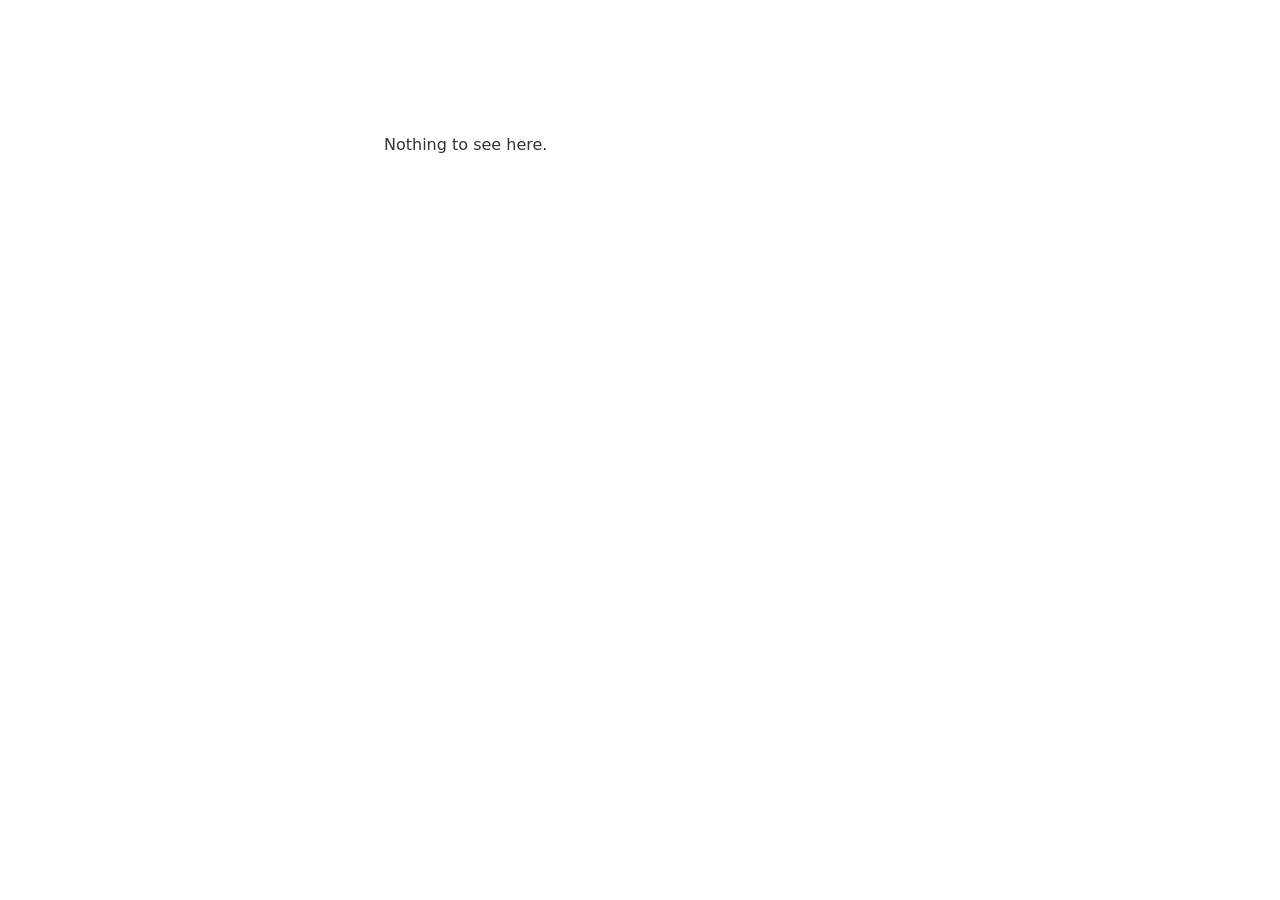
<file: index.html>
<!DOCTYPE html>
<html lang="en">
<head>
<meta charset="utf-8">
<meta name="viewport" content="width=device-width, initial-scale=1">
<meta name="robots" content="noindex, nofollow">
<title>Nothing here</title>
<style>body{font-family:system-ui,sans-serif;max-width:32rem;margin:15vh auto;padding:0 1rem;color:#333}</style>
</head>
<body>
<p>Nothing to see here.</p>
</body>
</html>
</file>
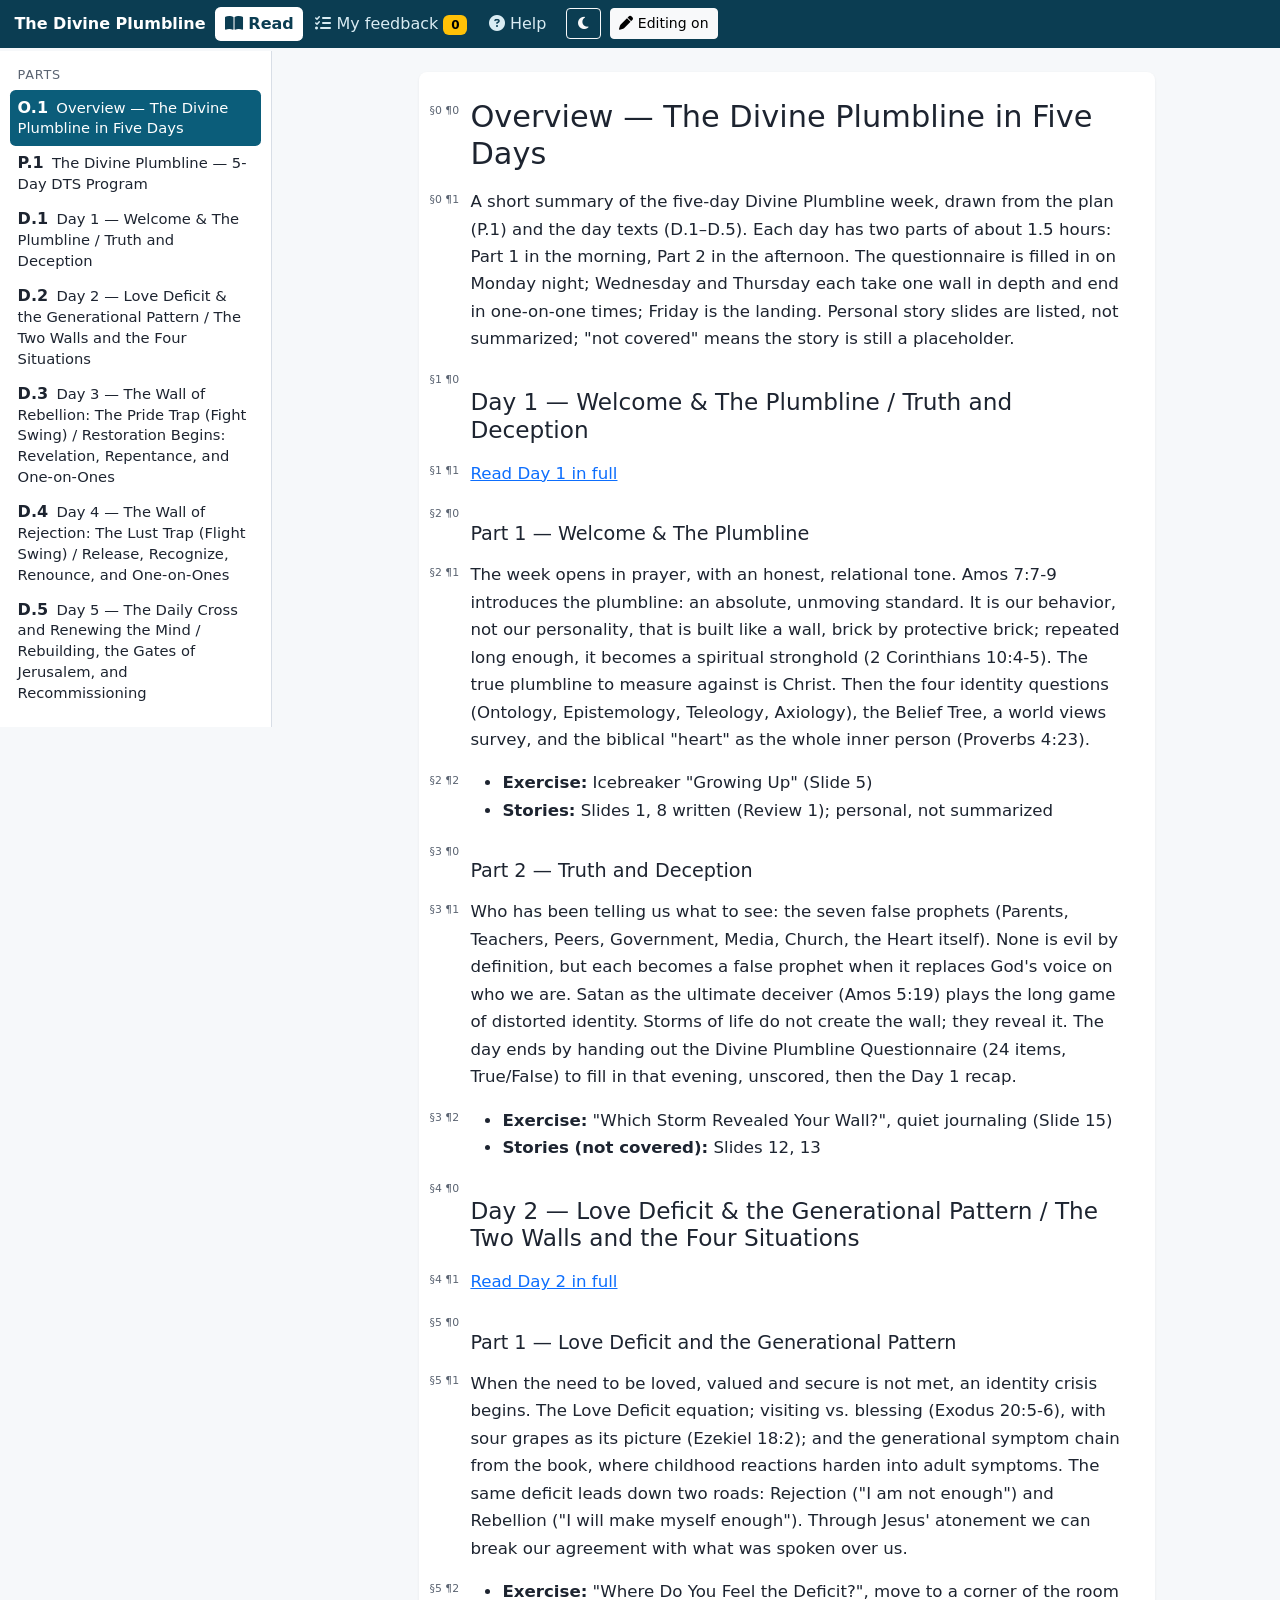
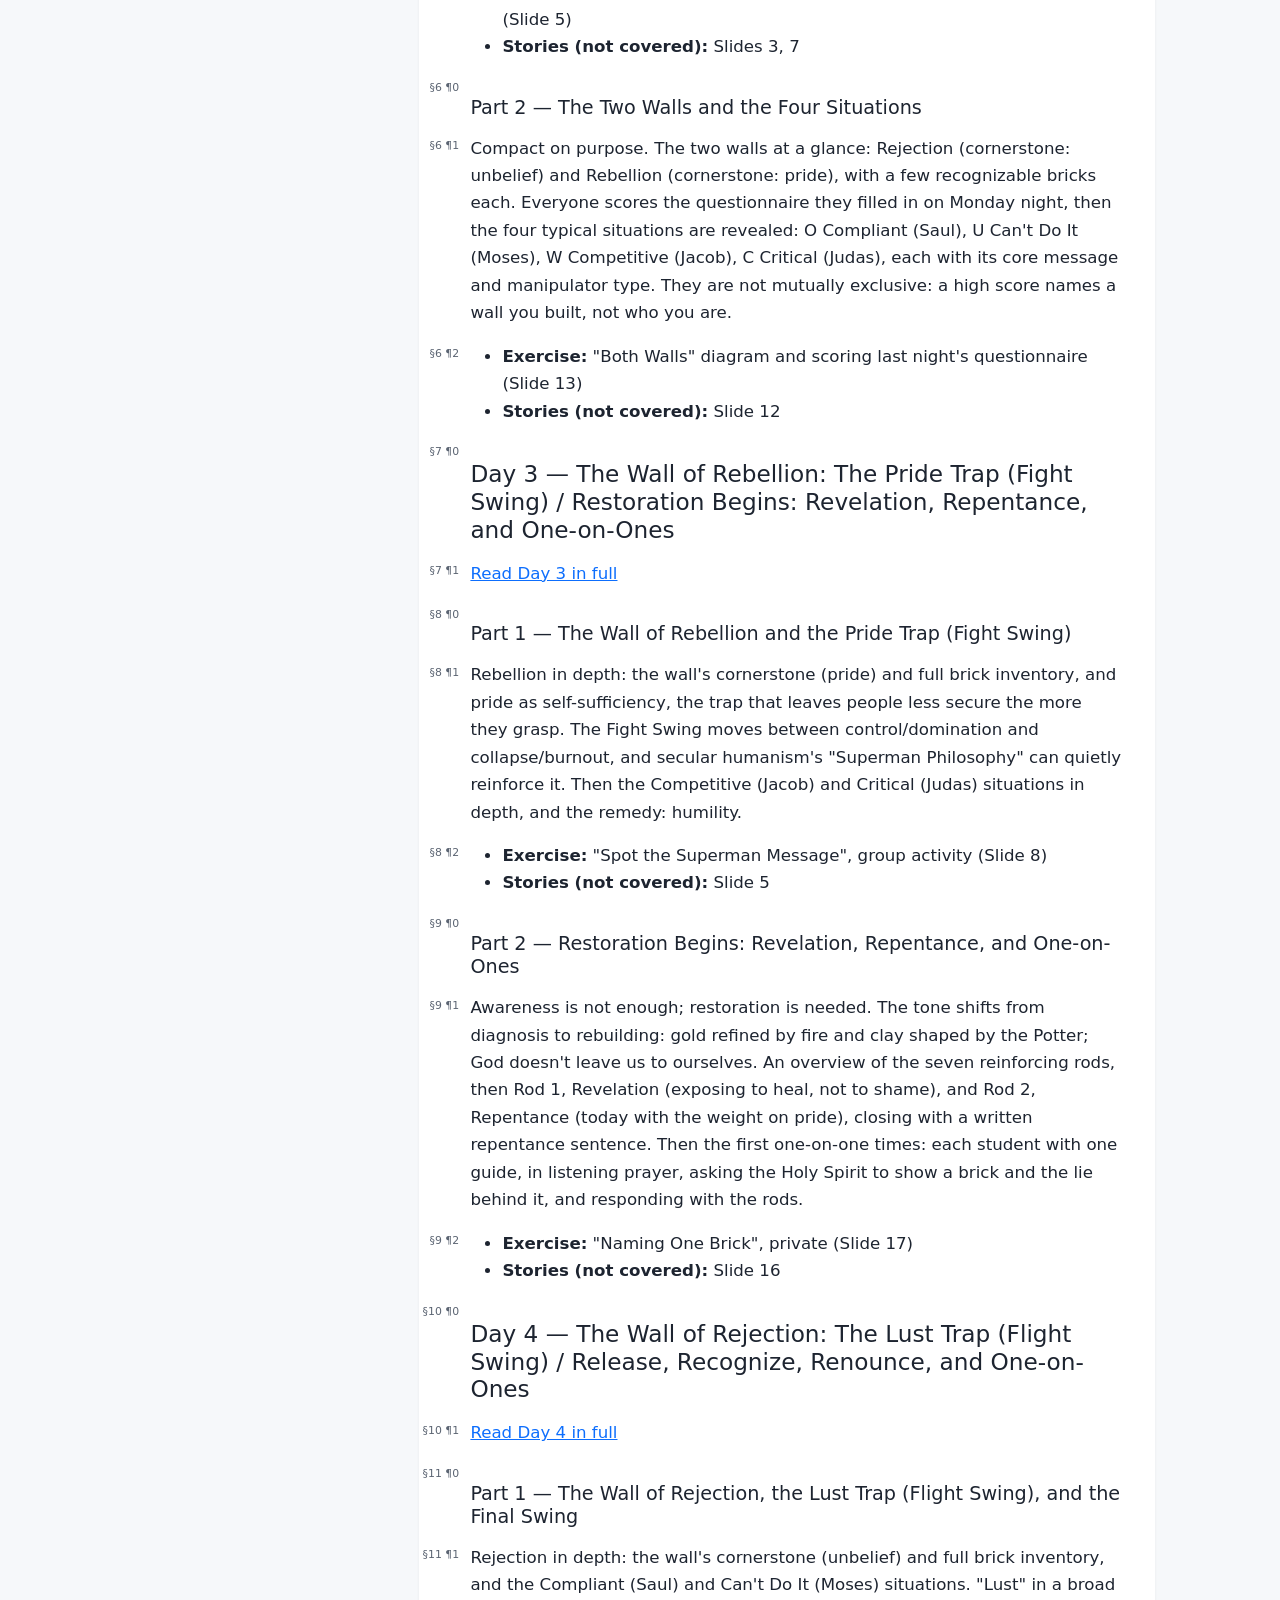
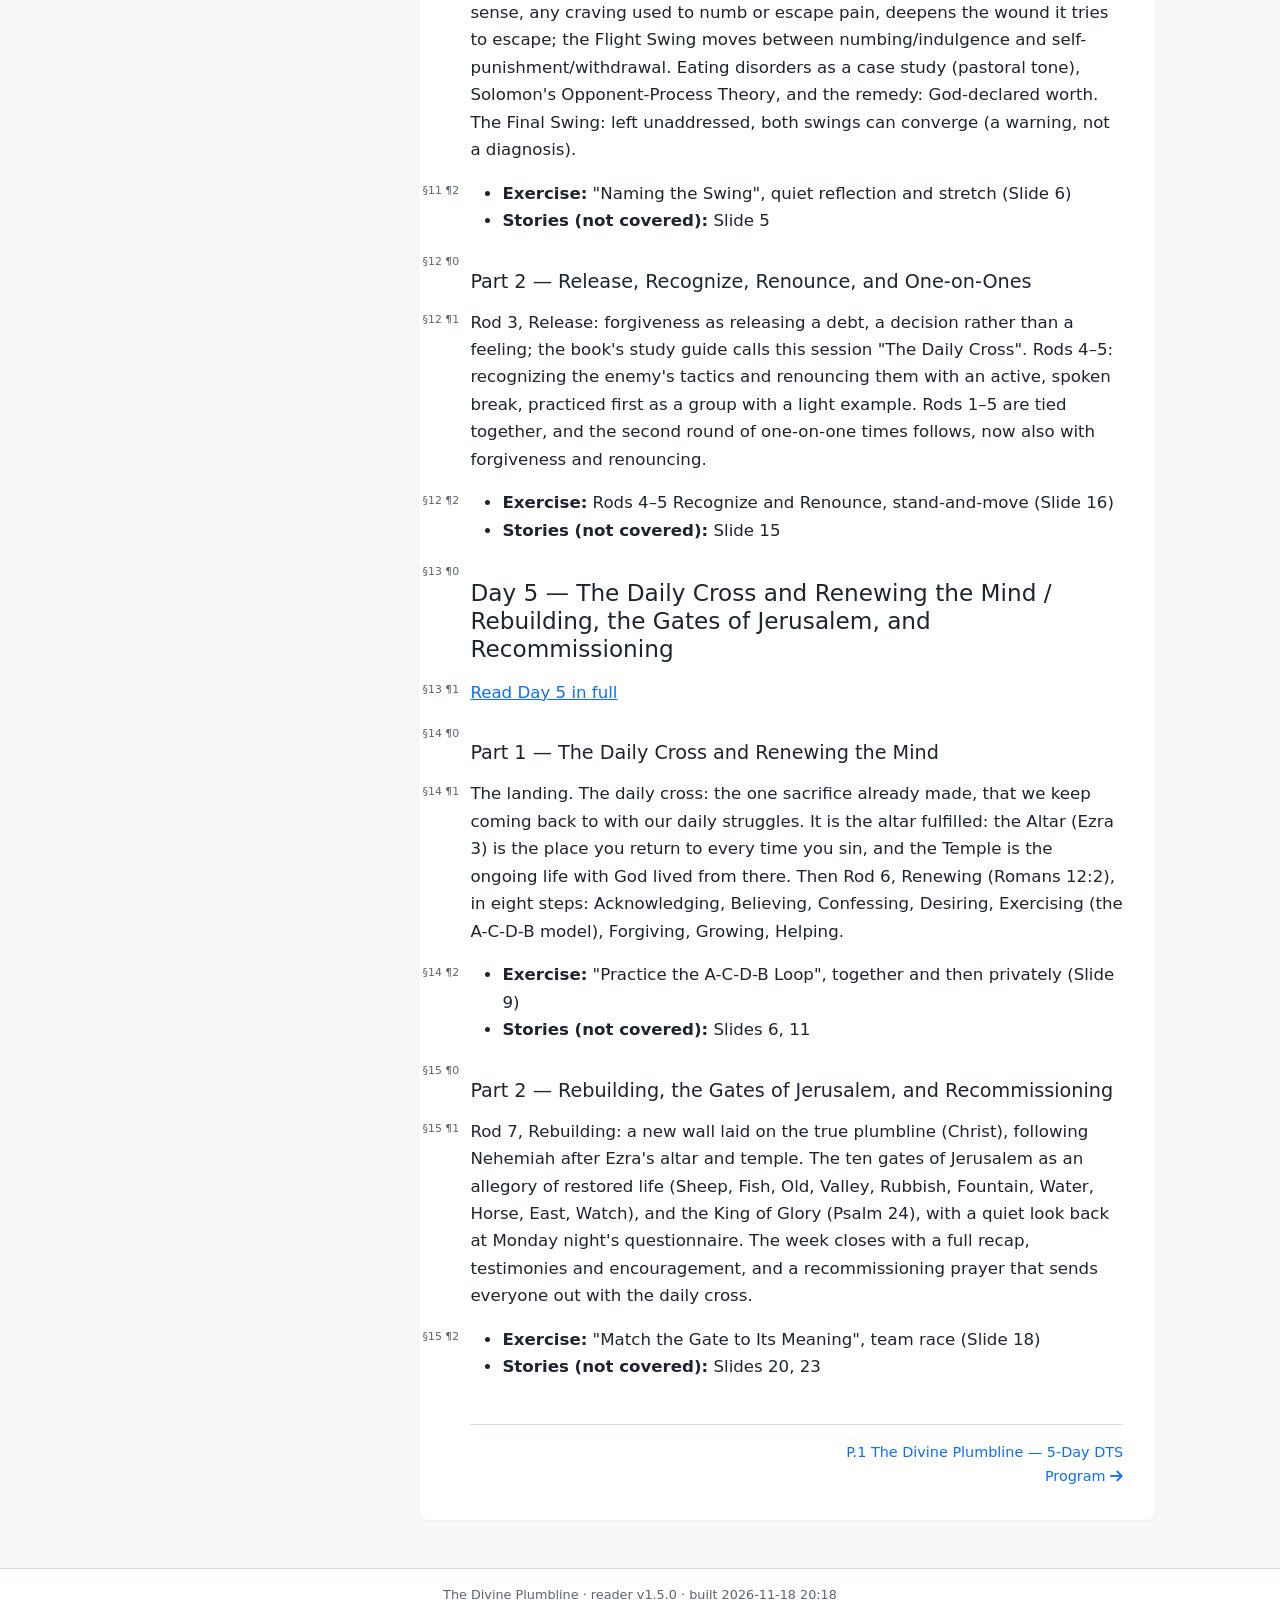
<file: 911a8dab-86fb-45f7-ba94-deff6b71cb7c/index.html>
<!DOCTYPE html>
<html lang="en">
<head>
<meta charset="utf-8">
<meta name="viewport" content="width=device-width, initial-scale=1">
<meta name="referrer" content="no-referrer">
<meta name="robots" content="noindex, nofollow">
<meta name="generator" content="Plumbline reader v1.5.0, built 2026-11-18 20:18">
<title>The Divine Plumbline · reader</title>
<link rel="stylesheet" href="assets/vendor/bootstrap/bootstrap.min.css">
<link rel="stylesheet" href="assets/vendor/fontawesome/css/all.min.css">
<link rel="stylesheet" href="assets/app.css?v=0d6e3e8c38">
</head>
<body>
<a class="skip-link" href="#main">Skip to content</a>
<header class="topbar" role="banner">
  <button type="button" class="btn btn-sm btn-outline-light nav-toggle" id="navToggle" aria-controls="sidebar" aria-expanded="false" aria-label="Show navigation"><i class="fa-solid fa-bars" aria-hidden="true"></i></button>
  <a class="brand" href="#d-first" id="brand">The Divine Plumbline</a>
  <nav class="tabs" aria-label="Views">
    <a href="#d-first" data-view="read" class="tab"><i class="fa-solid fa-book-open" aria-hidden="true"></i><span data-i18n-ui="read"> Read</span></a>
    <a href="#feedback" data-view="feedback" class="tab"><i class="fa-solid fa-list-check" aria-hidden="true"></i><span data-i18n-ui="feedback"> My feedback</span> <span class="badge text-bg-warning" id="fbCount">0</span></a>
    <a href="#help" data-view="help" class="tab"><i class="fa-solid fa-circle-question" aria-hidden="true"></i><span data-i18n-ui="help"> Help</span></a>
  </nav>
  <button type="button" class="btn btn-sm btn-outline-light" id="themeToggle" aria-pressed="false" aria-label="Dark mode" title="Dark mode"><i class="fa-solid fa-moon" aria-hidden="true"></i></button>
  <button type="button" class="btn btn-sm btn-light edit-toggle" id="editToggle" aria-pressed="true"><i class="fa-solid fa-pen" aria-hidden="true"></i><span data-i18n-ui="editingOn"> Editing on</span></button>
  <button type="button" class="btn btn-sm btn-outline-light header-toggle" id="headerToggle" aria-controls="topbar" aria-expanded="false" aria-label="Show header tools" title="Header tools"><i class="fa-solid fa-sliders" aria-hidden="true"></i></button>
</header>
<div class="layout">
  <nav class="sidebar" id="sidebar" aria-label="Parts">
    <h2 class="sidebar-title" data-i18n-ui="parts">Parts</h2>
    <ol class="part-list" id="partList"></ol>
  </nav>
  <div class="nav-backdrop" id="navBackdrop" hidden></div>
  <main id="main" class="main" tabindex="-1">
    <noscript><p class="p-4">This reader needs JavaScript.</p></noscript>
  </main>
  <aside class="notes" id="notes" aria-labelledby="notesTitle" hidden>
    <h2 class="notes-title" id="notesTitle"><i class="fa-regular fa-note-sticky" aria-hidden="true"></i> <span data-i18n-ui="notes">Editor notes</span></h2>
    <div id="notesBody"></div>
  </aside>
</div>
<footer class="footer" id="footer">The Divine Plumbline · reader v1.5.0 · built 2026-11-18 20:18</footer>
<div id="toast" class="toast-msg" role="status" aria-live="polite"></div>
<div id="lightbox" class="lb" role="dialog" aria-modal="true" aria-labelledby="lbCap" hidden>
  <figure class="lb-fig"><img class="lb-img" id="lbImg" alt=""><figcaption class="lb-cap" id="lbCap"></figcaption></figure>
  <button type="button" class="lb-close" id="lbClose" aria-label="Close image viewer"><i class="fa-solid fa-xmark" aria-hidden="true"></i></button>
</div>
<script src="assets/data.js?v=0d6e3e8c38" charset="utf-8"></script>
<script src="assets/app.js?v=0d6e3e8c38" charset="utf-8"></script>
</body>
</html>
</file>
<file: 911a8dab-86fb-45f7-ba94-deff6b71cb7c/assets/app.css>
:root {
  --tli-font: system-ui, -apple-system, "Segoe UI", sans-serif;
  --tli-ink: #1d2430; --tli-muted: #5b6472; --tli-accent: #0b5d7a; --tli-accent-2: #e8f3f7;
  --tli-bar: #0b3d52; --tli-line: #d8dee6; --tli-edit: #fff6d6; --tli-focus: #ffbf47;
  --tli-surface: #fff; --tli-page: #f6f8fa; --tli-hover: #e7eef4; --tli-quiz: #f4f7fb; --tli-alt: #6b7584;
}
html { scroll-padding-top: 4.5rem; }
body { font-family: var(--tli-font); color: var(--tli-ink); background: var(--tli-page); }
:focus-visible { outline: 3px solid var(--tli-focus) !important; outline-offset: 2px; box-shadow: 0 0 0 5px rgba(11,61,82,.35); }
.skip-link { position: absolute; left: -999px; top: 0; z-index: 2000; background: #fff; padding: .5rem 1rem; }
.skip-link:focus { left: .5rem; top: .5rem; }

/* top bar */
.topbar { position: sticky; top: 0; z-index: 1030; display: flex; align-items: center; gap: .6rem; padding: .45rem .9rem; background: var(--tli-bar); color: #fff; flex-wrap: wrap; }
.brand { color: #fff; font-weight: 700; text-decoration: none; white-space: nowrap; }
.brand:hover { color: #fff; text-decoration: underline; }
.search { flex: 1 1 12rem; max-width: 24rem; }
.tabs { display: flex; gap: .15rem; }
.tab { color: #d9ecf3; text-decoration: none; padding: .3rem .6rem; border-radius: .35rem; white-space: nowrap; }
.tab:hover { color: #fff; background: rgba(255,255,255,.12); }
.tab.active { color: var(--tli-bar); background: #fff; font-weight: 600; }
.nav-toggle { display: none; }
.header-toggle { display: none; }
body.editing-off .edit-toggle { background: #6c757d; color: #fff; border-color: #6c757d; }

/* three columns */
.layout { display: grid; grid-template-columns: 17rem minmax(0, 1fr); gap: 0; min-height: calc(100vh - 6rem); }
.sidebar { background: var(--tli-surface); border-right: 1px solid var(--tli-line); padding: 1rem .6rem; position: sticky; top: 3.2rem; align-self: start; max-height: calc(100vh - 3.2rem); overflow-y: auto; }
.sidebar-title { font-size: .8rem; text-transform: uppercase; letter-spacing: .06em; color: var(--tli-muted); padding: 0 .5rem; }
.part-list { list-style: none; padding: 0; margin: 0; }
.part-list a { display: block; padding: .45rem .5rem; border-radius: .35rem; color: var(--tli-ink); text-decoration: none; line-height: 1.3; }
.part-list a:hover { background: var(--tli-hover); }
.part-list a.active { background: var(--tli-accent); color: #fff; }
.part-id { font-weight: 700; margin-right: .2rem; }
.main { padding: 1.5rem 2.2rem 3rem 3.6rem; min-width: 0; }
.main:focus { outline: none; }
.reading { max-width: 46rem; margin: 0 auto; background: var(--tli-surface); padding: 1.6rem 2rem 2rem 3.2rem; border-radius: .5rem; box-shadow: 0 1px 3px rgba(0,0,0,.06); line-height: 1.65; }
.notes { background: #fbfaf4; border-left: 1px solid var(--tli-line); padding: 1rem; font-size: .9rem; position: sticky; top: 3.2rem; align-self: start; max-height: calc(100vh - 3.2rem); overflow-y: auto; }
.notes-title { font-size: 1rem; font-weight: 700; color: #6b5300; }
.note-list { padding-left: 1.2rem; }
.note { margin-bottom: .7rem; word-break: break-word; }
.note p { margin-bottom: .35rem; }
.footer { text-align: center; font-size: .8rem; color: var(--tli-muted); padding: 1rem; border-top: 1px solid var(--tli-line); background: var(--tli-surface); }

.goals { border: 1px solid #b9dbe7; background: var(--tli-accent-2); border-radius: .4rem; padding: .7rem 1rem; margin: 0 0 1.2rem; font-size: .95rem; clear: both; }
.goals-title { font-size: .95rem; font-weight: 700; margin: 0 0 .3rem; color: var(--tli-accent); }
.goals ul { margin-bottom: .2rem; }
.meta summary { cursor: pointer; font-size: .85rem; color: var(--tli-muted); }

/* blocks and references */
.blk { position: relative; border-radius: .3rem; margin: 0 -.5rem .2rem; padding: .1rem .5rem; transition: background .2s; }
.blk:hover, .blk:focus-within, .blk.is-active { background: var(--tli-hover); }
.blk > [data-body], .blk > .table-wrap { margin-bottom: .6rem; }
.blk-heading > [data-body] { margin-top: 1.2rem; }
.blk h1[data-body] { font-size: 1.9rem; margin-top: 0; }
.ref { position: absolute; left: -3.1rem; top: .25rem; width: 2.9rem; text-align: right; font-size: .68rem; color: #5b6472; background: none; border: 0; padding: 0; white-space: nowrap; font-variant-numeric: tabular-nums; cursor: pointer; }
.ref:hover { color: var(--tli-accent); text-decoration: underline; }
.blk-tools { position: absolute; right: -.3rem; top: -.9rem; display: none; gap: .15rem; z-index: 5; background: #fff; border: 1px solid var(--tli-line); border-radius: .35rem; padding: .1rem; box-shadow: 0 1px 4px rgba(0,0,0,.12); }
.blk:hover > .blk-tools, .blk:focus-within > .blk-tools, .blk.is-active > .blk-tools { display: flex; }
.blk-tools .btn { padding: .1rem .4rem; }
body.editing-off .act-edit { display: none; }
body:not(.editing-off) .blk[data-editable] > [data-body], body:not(.editing-off) .blk[data-editable] td, body:not(.editing-off) .blk[data-editable] th { cursor: text; }
.blk.is-editing { background: var(--tli-edit); outline: 2px dashed #c99a00; }
[contenteditable="true"] { outline: 1px solid #c99a00; background: #fffdf3; min-height: 1.4em; }
.edit-bar { display: flex; flex-wrap: wrap; align-items: center; gap: .3rem; margin: .2rem 0 .6rem; }
.blk.is-edited { border-left: 4px solid #8a5a00; background: #fff9e8; }
.blk.is-edited::after { content: "edited"; position: absolute; right: .3rem; bottom: .1rem; font-size: .65rem; color: #8a5a00; text-transform: uppercase; letter-spacing: .05em; }
.blk.is-removed > [data-body], .blk.is-removed > .table-wrap { text-decoration: line-through; text-decoration-thickness: 2px; color: #7a1d1d; opacity: .7; }
.blk.is-removed { border-left: 4px solid #b02a37; background: #fdf0f1; }
.blk.has-comment { box-shadow: inset 3px 0 0 #0d6efd; }
.blk.is-stale { border-left: 4px dashed #b02a37; }
.blk-status:empty { display: none; }
.st { font-size: .82rem; margin: .1rem 0 .4rem; color: #333; }
.st .btn-link { font-size: .82rem; padding: 0 .4rem; vertical-align: baseline; }
.st-edited .st-label { color: #8a5a00; font-weight: 600; }
.st-removed .st-label, .st-stale .st-label { color: #b02a37; font-weight: 600; }
.st-comment { background: #eaf2ff; border-radius: .3rem; padding: .25rem .5rem; }
.st-comment .st-label { color: #0a58ca; font-weight: 600; }
.comment-form { margin: .3rem 0 .8rem; }
.comment-form .btn { margin-right: .3rem; }
.flash { animation: flash 1.8s ease-out; }
@keyframes flash { 0% { background: #ffe58a; } 100% { background: transparent; } }
.broken-link { color: #b02a37; text-decoration: wavy underline; }

/* figures: default float right, max 40%; {left}; {full} */
.fig { margin: .3rem 0 1rem; clear: both; }
.fig .img-zoom { display: block; padding: 0; border: 0; background: none; cursor: zoom-in; width: 100%; }
.fig img { display: block; max-width: 100%; max-height: 18rem; width: auto; height: auto; object-fit: contain; margin: 0 auto; border-radius: .25rem; }
.fig figcaption { font-size: .82rem; color: var(--tli-muted); margin-top: .25rem; text-align: center; }
.blk-figure { clear: both; }
.blk-figure.fl-right { float: right; max-width: 40%; margin: .2rem 0 .8rem 1.2rem; clear: both; }
.blk-figure.fl-left { float: left; max-width: 40%; margin: .2rem 1.2rem .8rem 0; clear: both; }
.fig-full img { max-height: 28rem; }
.blk-heading, .blk-table, .blk-quiz, .blk-code, .goals, .blk-figure + .blk-figure { clear: both; }
.part-html::after { content: ""; display: block; clear: both; }

/* coloured cells: colour + icon + hidden text */
.cell-green { background: #d1f0da !important; color: #0f3d1f; }
.cell-yellow { background: #fff1b8 !important; color: #4d3b00; }
.cell-red { background: #f8d3d6 !important; color: #5c0f16; }
.cell-tag { font-size: .8em; margin-right: .3rem; }
.table-wrap { overflow-x: auto; }
.table-wrap table { margin-bottom: 0; }


/* lightbox */
.lb { position: fixed; inset: 0; z-index: 3000; background: rgba(10,12,16,.92); display: flex; align-items: center; justify-content: center; touch-action: pinch-zoom; }
.lb[hidden] { display: none; }
.lb-fig { margin: 0; text-align: center; max-width: 95vw; max-height: 90vh; }
.lb-img { max-width: 95vw; max-height: 85vh; object-fit: contain; background: #fff; border-radius: .25rem; touch-action: pinch-zoom; }
.lb-cap { color: #eee; font-size: .95rem; margin-top: .4rem; }
.lb-close { position: absolute; top: .8rem; right: .8rem; width: 2.8rem; height: 2.8rem; border-radius: 50%; border: 2px solid #fff; background: rgba(0,0,0,.5); color: #fff; font-size: 1.3rem; }
body.lb-open { overflow: hidden; }

/* feedback view */
.fb-counts { font-weight: 600; }
.fb-part { font-size: 1.15rem; margin-top: 1.5rem; border-bottom: 1px solid var(--tli-line); padding-bottom: .3rem; }
.fb-list { list-style: none; padding: 0; }
.fb-item { border: 1px solid var(--tli-line); border-radius: .4rem; padding: .5rem .75rem; margin: .5rem 0; }
.fb-changed { border-left: 4px solid #8a5a00; } .fb-removed { border-left: 4px solid #b02a37; } .fb-comment { border-left: 4px solid #0d6efd; }
.fb-head { display: flex; flex-wrap: wrap; gap: .4rem; align-items: center; }
.fb-head .fb-undo { margin-left: auto; }
.fb-type { font-weight: 700; }
.fb-k { font-size: .75rem; text-transform: uppercase; color: var(--tli-muted); }
.fb-item pre { white-space: pre-wrap; font-family: inherit; font-size: .9rem; background: #f6f8fa; padding: .3rem .5rem; margin: .1rem 0 .3rem; }
.fb-quote { font-size: .85rem; color: var(--tli-muted); margin: 0; }
.export-preview { font-family: ui-monospace, Menlo, Consolas, monospace; font-size: .8rem; }
.search-hits li { margin-bottom: .4rem; }

.toast-msg { position: fixed; bottom: 1.2rem; left: 50%; transform: translateX(-50%) translateY(150%); background: #1d2430; color: #fff; padding: .55rem 1rem; border-radius: .4rem; z-index: 2500; transition: transform .25s; max-width: 90vw; pointer-events: none; }
.toast-msg:not(.show) { visibility: hidden; }
.toast-msg.show { transform: translateX(-50%) translateY(0); visibility: visible; }

/* tablet / phone */
@media (max-width: 991.98px) {
  .layout { grid-template-columns: minmax(0, 1fr); }
  .nav-toggle { display: inline-flex; align-items: center; justify-content: center; }
  .header-toggle { display: inline-flex; align-items: center; justify-content: center; margin-left: auto; order: 99; }
  /* Collapsed by default: only left nav + right header tools toggle */
  /* Language and theme stay visible; other tools sit behind the sliders button. */
  .topbar.header-open { align-items: flex-start; }
  .topbar.header-open .header-toggle { position: sticky; top: .45rem; }
  .sidebar { position: fixed; top: 0; left: 0; bottom: 0; width: 18rem; max-height: none; z-index: 1050; transform: translateX(-105%); transition: transform .2s; box-shadow: 2px 0 12px rgba(0,0,0,.2); }
  body.nav-open .sidebar { transform: none; }
  .nav-backdrop { position: fixed; inset: 0; background: rgba(0,0,0,.35); z-index: 1040; }
  .notes { position: static; max-height: none; border-left: 0; border-top: 1px solid var(--tli-line); }
  .main { padding: .65rem .5rem 1.5rem; } /* ~8px side inset */
  .reading { padding: .7rem .65rem 1.15rem; margin: 0; max-width: none; border-radius: .35rem; }
  .ref { position: static; display: inline-block; width: auto; left: auto; margin: 0 .35rem 0 0; text-align: left; vertical-align: baseline; }
  .topbar { padding-left: .5rem; padding-right: .5rem; }
}

@media (max-width: 575.98px) {
  .tabs .tab span:not(.badge) { position: absolute; width: 1px; height: 1px; overflow: hidden; clip: rect(0 0 0 0); white-space: nowrap; }
  .tab { padding: .3rem .5rem; }
  .edit-toggle span { position: absolute; width: 1px; height: 1px; overflow: hidden; clip: rect(0 0 0 0); white-space: nowrap; }
  .reading { padding: .6rem .5rem 1rem; }
  .ref { font-size: .6rem; }
  .blk-figure, .blk-figure.fl-right, .blk-figure.fl-left { float: none !important; max-width: 100% !important; margin: .3rem 0 1rem !important; }
  .blk-tools { display: flex; position: static; box-shadow: none; border: 0; justify-content: flex-end; background: transparent; }
  .blk:not(.is-active):not(:focus-within) > .blk-tools { display: none; }
}

/* print: lesson text only */
@media print {
  .layout { display: block; }
  .notes { border: 0; page-break-before: always; }
  .main, .reading { padding: 0; box-shadow: none; max-width: none; }
  .ref { position: static; font-size: .7rem; color: #666; margin-right: .3rem; }
  .blk { break-inside: avoid; }
  .blk-figure { max-width: 40%; }
  a[href^="http"]::after { content: " (" attr(href) ")"; font-size: .8em; color: #555; }
  body { background: #fff; }
}

.ref-off { border-bottom: 1px dotted currentColor; cursor: help; }

/* grammar teacher — label is PROFESSOR_LABEL from the build */
#themeToggle { min-width: 2.2rem; }

/* dark theme */
[data-theme="dark"] {
  --tli-ink: #e7eef5; --tli-muted: #b7c3d0; --tli-accent: #8fd0ea; --tli-accent-2: #163044;
  --tli-bar: #071820; --tli-line: #314555; --tli-edit: #3d3620; color-scheme: dark;
  --tli-surface: #1b242e; --tli-page: #12181e; --tli-hover: #2a3848; --tli-quiz: #15202b; --tli-alt: #9aabbd;
}
[data-theme="dark"] body { background: var(--tli-page); color: var(--tli-ink); }
[data-theme="dark"] .reading, [data-theme="dark"] .sidebar, [data-theme="dark"] .notes, [data-theme="dark"] .page,
[data-theme="dark"] .footer { background: var(--tli-surface); color: var(--tli-ink); }
[data-theme="dark"] .footer { color: var(--tli-muted); }
[data-theme="dark"] .table {
  color: var(--tli-ink);
  --bs-table-color: var(--tli-ink);
  --bs-table-bg: transparent;
  --bs-table-border-color: var(--tli-line);
  --bs-table-hover-bg: var(--tli-hover);
  --bs-table-hover-color: var(--tli-ink);
}
[data-theme="dark"] .table > :not(caption) > * > * { color: var(--tli-ink); background-color: transparent; box-shadow: inset 0 0 0 9999px transparent; }
[data-theme="dark"] .form-control, [data-theme="dark"] .form-select { background: #243140; color: var(--tli-ink); border-color: var(--tli-line); }
[data-theme="dark"] a { color: #9fd4ee; }
[data-theme="dark"] .part-list a { color: var(--tli-ink); }
[data-theme="dark"] .part-list a.active { background: #0c4a66; color: #fff; }
[data-theme="dark"] .blk-tools { background: #243140; border-color: var(--tli-line); }
[data-theme="dark"] .blk-tools .btn-light { background: #314255; color: var(--tli-ink); border-color: #44586e; }
[data-theme="dark"] .blk.is-edited { background: #3a3420; }
[data-theme="dark"] .blk.is-removed { background: #3a2226; }
[data-theme="dark"] .blk.is-editing, [data-theme="dark"] [contenteditable="true"] { background: #3d3620; color: var(--tli-ink); }
[data-theme="dark"] .st { color: var(--tli-ink); }
[data-theme="dark"] .st-comment { background: #1c2c40; }
[data-theme="dark"] .notes-title { color: #e6d38a; }
[data-theme="dark"] .fb-item { background: var(--tli-surface); }
[data-theme="dark"] .fb-item pre { background: #243140; color: var(--tli-ink); }
[data-theme="dark"] .cell-green { background: #1a3a28 !important; color: #d4f5e0; }
[data-theme="dark"] .cell-yellow { background: #3d3420 !important; color: #ffe9a8; }
[data-theme="dark"] .cell-red { background: #3d2226 !important; color: #ffd0d4; }
[data-theme="dark"] .skip-link { background: var(--tli-surface); color: var(--tli-ink); }
[data-theme="dark"] .goals { border-color: var(--tli-line); }

/* Plumbline: a two-column reader; notes only occupy space when a part has notes. */
[hidden] { display: none !important; }
.reading { font-size: 1.04rem; overflow-wrap: anywhere; }
.reading h2 { font-size: 1.45rem; }
.reading h3 { font-size: 1.2rem; }
body.has-notes .notes { grid-column: 2; position: static; }
.layout { max-width: 1480px; margin: auto; }
@media(max-width:991.98px) {
 .topbar:not(.header-open) > :not(.nav-toggle):not(.header-toggle):not(#themeToggle):not(.brand) { display:none !important; }
 .brand { font-size:.95rem; }
 .layout { grid-template-columns:minmax(0,1fr); }
 body.has-notes .notes { grid-column:1; }
}
@media(max-width:575.98px) {
 .tabs .tab span:not(.badge), .edit-toggle span { position:static; width:auto; height:auto; clip:auto; overflow:visible; }
 .topbar.header-open .tabs { order:100; flex-basis:100%; }
 .ref { font-size:.75rem; min-height:24px; padding:.15rem 0; }
 .reading { line-height:1.7; }
 .blk h1[data-body] { font-size:1.55rem; }
 .reading h2 { font-size:1.3rem; }
 .reading h3 { font-size:1.12rem; }
}
.blk:focus { outline: none; }
.blk:focus-visible { outline: 3px solid var(--tli-focus); }
.ph-story { background: #fff1c2; color: #5a4300; border-radius: .25rem; padding: 0 .2rem; font-style: italic; }
.ph-exercise { background: #dcefe3; color: #14532d; border-radius: .25rem; padding: 0 .25rem; font-weight: 600; font-size: .9em; }
[data-theme="dark"] .ph-story { background: #4a3d12; color: #ffe8a3; }
[data-theme="dark"] .ph-exercise { background: #183d29; color: #b8f0cc; }
.pager { display: flex; justify-content: space-between; gap: 1rem; margin-top: 2rem; padding-top: 1rem; border-top: 1px solid var(--tli-line); font-size: .9rem; }
.pager a { text-decoration: none; max-width: 48%; }
.pager-next { text-align: right; margin-left: auto; }
.part-title { font-size: .92rem; }
</file>
